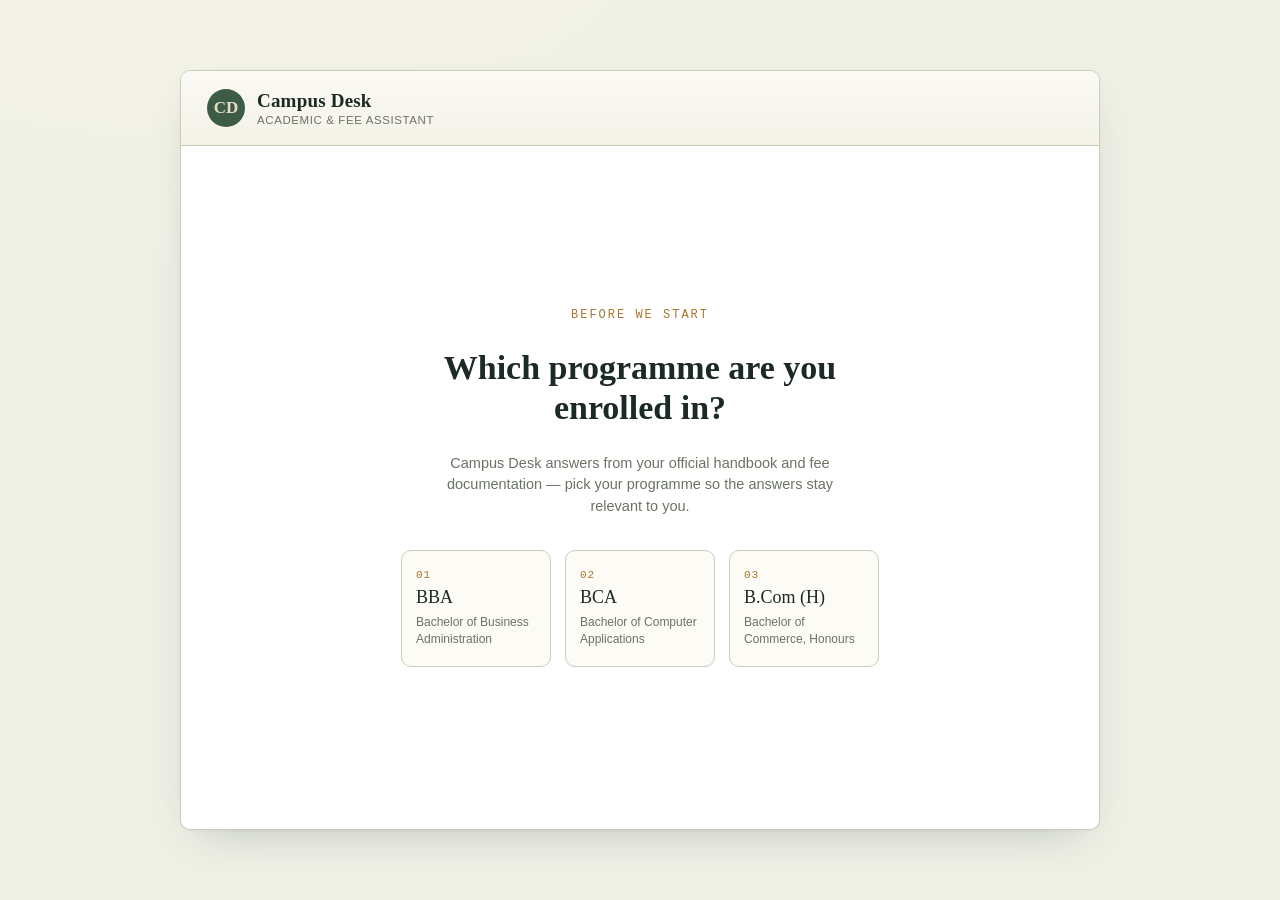
<file: python/College_Assistant/index.html>
<!DOCTYPE html>
<html lang="en">
<head>
<meta charset="UTF-8">
<meta name="viewport" content="width=device-width, initial-scale=1.0">
<title>Campus Desk — College Assistant</title>
<style>
  :root{
    --ink:#1c2a24;
    --paper:#eef0e6;
    --panel:#ffffff;
    --line:#c9cdb8;
    --moss:#3c5c46;
    --moss-dark:#2a4433;
    --brass:#a9762f;
    --brass-soft:#e7dcc4;
    --muted:#6b7365;
    --danger:#a1442f;
    --radius:10px;
    --serif:"Iowan Old Style","Palatino Linotype",Georgia,serif;
    --sans:"Inter","Helvetica Neue",Arial,sans-serif;
    --mono:"IBM Plex Mono","Courier New",monospace;
  }

  *{box-sizing:border-box;}
  html,body{height:100%;}
  body{
    margin:0;
    font-family:var(--sans);
    background:
      radial-gradient(1200px 600px at 15% -10%, #f5f2e4 0%, transparent 60%),
      var(--paper);
    color:var(--ink);
    display:flex;
    align-items:center;
    justify-content:center;
    padding:24px;
  }

  .desk{
    width:100%;
    max-width:920px;
    height:min(88vh, 760px);
    background:var(--panel);
    border:1px solid var(--line);
    border-radius:var(--radius);
    box-shadow:0 1px 2px rgba(28,42,36,0.04), 0 18px 40px -20px rgba(28,42,36,0.25);
    display:flex;
    flex-direction:column;
    overflow:hidden;
    position:relative;
  }

  /* ===== Header: registrar-desk ledger strip ===== */
  .desk-header{
    display:flex;
    align-items:center;
    justify-content:space-between;
    padding:18px 26px;
    border-bottom:1px solid var(--line);
    background:
      linear-gradient(180deg, #fbfaf4, #f4f2e8);
  }
  .brand{
    display:flex;
    align-items:center;
    gap:12px;
  }
  .brand-mark{
    width:38px;height:38px;
    border-radius:50%;
    background:var(--moss);
    display:flex;align-items:center;justify-content:center;
    color:var(--brass-soft);
    font-family:var(--serif);
    font-weight:600;
    font-size:17px;
    flex-shrink:0;
  }
  .brand-text h1{
    font-family:var(--serif);
    font-size:19px;
    font-weight:600;
    margin:0;
    letter-spacing:0.2px;
  }
  .brand-text p{
    margin:2px 0 0;
    font-size:11.5px;
    color:var(--muted);
    letter-spacing:0.6px;
    text-transform:uppercase;
  }

  .program-pill{
    display:flex;
    align-items:center;
    gap:8px;
    font-family:var(--mono);
    font-size:12px;
    color:var(--moss-dark);
    background:var(--brass-soft);
    border:1px solid #d9c79a;
    padding:6px 12px;
    border-radius:999px;
  }
  .program-pill .dot{
    width:6px;height:6px;border-radius:50%;
    background:var(--moss);
  }
  .program-pill select{
    border:none;background:transparent;
    font-family:var(--mono);
    font-size:12px;
    color:var(--moss-dark);
    outline:none;
    cursor:pointer;
  }

  /* ===== Intake screen ===== */
  .intake{
    flex:1;
    display:flex;
    flex-direction:column;
    align-items:center;
    justify-content:center;
    padding:40px;
    text-align:center;
    gap:26px;
  }
  .intake .eyebrow{
    font-family:var(--mono);
    font-size:12px;
    letter-spacing:2px;
    text-transform:uppercase;
    color:var(--brass);
  }
  .intake h2{
    font-family:var(--serif);
    font-size:34px;
    line-height:1.15;
    max-width:480px;
    margin:0;
  }
  .intake p.sub{
    color:var(--muted);
    max-width:420px;
    margin:0;
    font-size:14.5px;
    line-height:1.5;
  }
  .program-grid{
    display:flex;
    gap:14px;
    flex-wrap:wrap;
    justify-content:center;
    margin-top:6px;
  }
  .program-card{
    width:150px;
    padding:18px 14px;
    border:1px solid var(--line);
    border-radius:var(--radius);
    background:#fcfbf6;
    cursor:pointer;
    transition:border-color .15s ease, transform .15s ease, box-shadow .15s ease;
    text-align:left;
  }
  .program-card:hover{
    transform:translateY(-2px);
    border-color:var(--moss);
    box-shadow:0 10px 24px -16px rgba(28,42,36,0.35);
  }
  .program-card .code{
    font-family:var(--mono);
    font-size:11px;
    color:var(--brass);
    letter-spacing:1px;
  }
  .program-card .name{
    font-family:var(--serif);
    font-size:18px;
    margin-top:6px;
  }
  .program-card .desc{
    font-size:12px;
    color:var(--muted);
    margin-top:6px;
    line-height:1.4;
  }

  /* ===== Chat area ===== */
  .chat-wrap{
    flex:1;
    display:none;
    flex-direction:column;
    min-height:0;
  }
  .chat-wrap.active{display:flex;}
  .intake.hidden{display:none;}

  .messages{
    flex:1;
    overflow-y:auto;
    padding:24px 26px;
    display:flex;
    flex-direction:column;
    gap:16px;
  }
  .messages::-webkit-scrollbar{width:8px;}
  .messages::-webkit-scrollbar-thumb{background:var(--line);border-radius:8px;}

  .msg{
    max-width:78%;
    display:flex;
    flex-direction:column;
    gap:4px;
    animation:rise .25s ease;
  }
  @keyframes rise{
    from{opacity:0; transform:translateY(6px);}
    to{opacity:1; transform:translateY(0);}
  }
  .msg.user{align-self:flex-end; align-items:flex-end;}
  .msg.ai{align-self:flex-start; align-items:flex-start;}

  .bubble{
    padding:11px 15px;
    border-radius:12px;
    font-size:14.5px;
    line-height:1.55;
  }
  .msg.user .bubble{
    background:var(--moss);
    color:#f3f1e6;
    border-bottom-right-radius:3px;
  }
  .msg.ai .bubble{
    background:#f4f2e8;
    border:1px solid var(--line);
    color:var(--ink);
    border-bottom-left-radius:3px;
  }
  .msg.ai .bubble ul{margin:6px 0; padding-left:18px;}
  .msg.ai .bubble li{margin-bottom:4px;}

  .msg-meta{
    font-family:var(--mono);
    font-size:10px;
    color:var(--muted);
    letter-spacing:0.4px;
    text-transform:uppercase;
    padding:0 4px;
  }

  .tag{
    display:inline-block;
    font-family:var(--mono);
    font-size:9.5px;
    letter-spacing:0.6px;
    text-transform:uppercase;
    padding:2px 7px;
    border-radius:999px;
    margin-bottom:5px;
  }
  .tag.academic{background:#e4ede3; color:var(--moss-dark); border:1px solid #c8dcc6;}
  .tag.fee{background:var(--brass-soft); color:#7a5620; border:1px solid #d9c79a;}
  .tag.general{background:#eee; color:var(--muted); border:1px solid var(--line);}

  .typing{
    display:flex;
    gap:4px;
    padding:13px 15px;
    background:#f4f2e8;
    border:1px solid var(--line);
    border-radius:12px;
    border-bottom-left-radius:3px;
    width:fit-content;
  }
  .typing span{
    width:6px;height:6px;border-radius:50%;
    background:var(--muted);
    animation:bounce 1.2s infinite ease-in-out;
  }
  .typing span:nth-child(2){animation-delay:.15s;}
  .typing span:nth-child(3){animation-delay:.3s;}
  @keyframes bounce{
    0%,60%,100%{transform:translateY(0); opacity:.5;}
    30%{transform:translateY(-4px); opacity:1;}
  }

  /* ===== Composer ===== */
  .composer{
    border-top:1px solid var(--line);
    padding:16px 20px;
    background:#fbfaf4;
    display:flex;
    gap:10px;
    align-items:flex-end;
  }
  .composer textarea{
    flex:1;
    resize:none;
    border:1px solid var(--line);
    border-radius:8px;
    padding:11px 13px;
    font-family:var(--sans);
    font-size:14px;
    line-height:1.4;
    max-height:120px;
    background:#fff;
    color:var(--ink);
    outline:none;
    transition:border-color .15s ease;
  }
  .composer textarea:focus{border-color:var(--moss);}
  .composer textarea::placeholder{color:#9aa192;}

  .send-btn{
    width:42px;height:42px;
    border-radius:8px;
    border:none;
    background:var(--moss);
    color:#f3f1e6;
    cursor:pointer;
    display:flex;align-items:center;justify-content:center;
    flex-shrink:0;
    transition:background .15s ease, transform .1s ease;
  }
  .send-btn:hover{background:var(--moss-dark);}
  .send-btn:active{transform:scale(0.94);}
  .send-btn:disabled{background:#c9cdb8; cursor:not-allowed;}

  .composer-foot{
    font-family:var(--mono);
    font-size:10px;
    color:var(--muted);
    text-align:center;
    padding:8px 0 4px;
    letter-spacing:0.3px;
  }

  .switch-link{
    background:none;border:none;
    font-family:var(--mono);
    font-size:11px;
    color:var(--muted);
    text-decoration:underline;
    cursor:pointer;
    padding:0;
  }
  .switch-link:hover{color:var(--moss);}

  @media (max-width: 620px){
    .desk{height:100vh; border-radius:0; max-width:100%;}
    body{padding:0;}
    .program-grid{gap:10px;}
    .program-card{width:130px;}
    .intake h2{font-size:26px;}
  }
</style>
</head>
<body>

<div class="desk">

  <div class="desk-header">
    <div class="brand">
      <div class="brand-mark">CD</div>
      <div class="brand-text">
        <h1>Campus Desk</h1>
        <p>Academic &amp; Fee Assistant</p>
      </div>
    </div>
    <div class="program-pill" id="programPill" style="display:none;">
      <span class="dot"></span>
      <span id="programLabel">—</span>
      <button class="switch-link" onclick="resetProgram()" style="margin-left:6px;">change</button>
    </div>
  </div>

  <!-- INTAKE -->
  <div class="intake" id="intake">
    <div class="eyebrow">Before we start</div>
    <h2>Which programme are you enrolled in?</h2>
    <p class="sub">Campus Desk answers from your official handbook and fee documentation — pick your programme so the answers stay relevant to you.</p>
    <div class="program-grid">
      <div class="program-card" onclick="selectProgram('BBA')">
        <div class="code">01</div>
        <div class="name">BBA</div>
        <div class="desc">Bachelor of Business Administration</div>
      </div>
      <div class="program-card" onclick="selectProgram('BCA')">
        <div class="code">02</div>
        <div class="name">BCA</div>
        <div class="desc">Bachelor of Computer Applications</div>
      </div>
      <div class="program-card" onclick="selectProgram('B.COM (h)')">
        <div class="code">03</div>
        <div class="name">B.Com (H)</div>
        <div class="desc">Bachelor of Commerce, Honours</div>
      </div>
    </div>
  </div>

  <!-- CHAT -->
  <div class="chat-wrap" id="chatWrap">
    <div class="messages" id="messages"></div>
    <div class="composer">
      <textarea id="input" placeholder="Ask about attendance, fees, exams…" rows="1"></textarea>
      <button class="send-btn" id="sendBtn" onclick="sendMessage()">
        <svg width="18" height="18" viewBox="0 0 24 24" fill="none">
          <path d="M4 12L20 4L14 20L11 13L4 12Z" stroke="currentColor" stroke-width="1.8" stroke-linejoin="round" stroke-linecap="round"/>
        </svg>
      </button>
    </div>
    <div class="composer-foot">Answers are generated from official handbook &amp; fee documents</div>
  </div>

</div>

<script>
  // ============================================
  // CONFIG — point this to your backend endpoint
  // Your Python backend (Flask/FastAPI) should wrap
  // the LangGraph `app.invoke(...)` call and expose:
  //   POST /chat  { program, message }  -> { reply, query_type }
  // ============================================
  const API_URL = "/chat";

  let currentProgram = null;
  let history = [];

  function selectProgram(program){
    currentProgram = program;
    document.getElementById('intake').classList.add('hidden');
    document.getElementById('chatWrap').classList.add('active');
    document.getElementById('programPill').style.display = 'flex';
    document.getElementById('programLabel').textContent = program;

    addMessage('ai', `Welcome! I'm your Campus Desk assistant for the <b>${program}</b> programme. Ask me anything about attendance, exams, fees, or academic policies.`, null);
    document.getElementById('input').focus();
  }

  function resetProgram(){
    currentProgram = null;
    history = [];
    document.getElementById('messages').innerHTML = '';
    document.getElementById('chatWrap').classList.remove('active');
    document.getElementById('intake').classList.remove('hidden');
    document.getElementById('programPill').style.display = 'none';
  }

  function escapeHtml(str){
    const d = document.createElement('div');
    d.textContent = str;
    return d.innerHTML;
  }

  function formatBody(text){
    // simple markdown-ish bullet support
    let escaped = escapeHtml(text);
    escaped = escaped.replace(/\n- (.*)/g, '\n<li>$1</li>');
    if(escaped.includes('<li>')){
      escaped = escaped.replace(/(<li>.*<\/li>)/s, '<ul>$1</ul>');
    }
    escaped = escaped.replace(/\n/g, '<br>');
    return escaped;
  }

  function addMessage(role, text, tag){
    const messages = document.getElementById('messages');
    const wrap = document.createElement('div');
    wrap.className = 'msg ' + (role === 'user' ? 'user' : 'ai');

    const bubble = document.createElement('div');
    bubble.className = 'bubble';

    let inner = '';
    if(tag){
      inner += `<span class="tag ${tag}">${tag}</span><br>`;
    }
    inner += role === 'user' ? escapeHtml(text) : formatBody(text);
    bubble.innerHTML = inner;

    const meta = document.createElement('div');
    meta.className = 'msg-meta';
    meta.textContent = role === 'user' ? 'You' : 'Campus Desk';

    if(role === 'user'){
      wrap.appendChild(meta);
      wrap.appendChild(bubble);
    } else {
      wrap.appendChild(bubble);
      wrap.appendChild(meta);
    }

    messages.appendChild(wrap);
    messages.scrollTop = messages.scrollHeight;
  }

  function showTyping(){
    const messages = document.getElementById('messages');
    const wrap = document.createElement('div');
    wrap.className = 'msg ai';
    wrap.id = 'typingIndicator';
    wrap.innerHTML = `<div class="typing"><span></span><span></span><span></span></div>`;
    messages.appendChild(wrap);
    messages.scrollTop = messages.scrollHeight;
  }

  function hideTyping(){
    const el = document.getElementById('typingIndicator');
    if(el) el.remove();
  }

  async function sendMessage(){
    const input = document.getElementById('input');
    const text = input.value.trim();
    if(!text || !currentProgram) return;

    addMessage('user', text, null);
    input.value = '';
    input.style.height = 'auto';
    document.getElementById('sendBtn').disabled = true;
    showTyping();

    try{
      const res = await fetch(API_URL, {
        method: 'POST',
        headers: { 'Content-Type': 'application/json' },
        body: JSON.stringify({
          program: currentProgram,
          message: text,
          history: history
        })
      });

      if(!res.ok) throw new Error('Request failed: ' + res.status);
      const data = await res.json();

      hideTyping();
      addMessage('ai', data.reply || "I couldn't find this information in the official college documentation.", data.query_type || null);

      history.push({ role: 'user', content: text });
      history.push({ role: 'ai', content: data.reply || '' });

    }catch(err){
      hideTyping();
      addMessage('ai', "Something went wrong reaching the assistant backend. Please check that the server is running and try again.", null);
      console.error(err);
    }finally{
      document.getElementById('sendBtn').disabled = false;
      input.focus();
    }
  }

  // Enter to send, Shift+Enter for newline
  const inputEl = document.getElementById('input');
  inputEl.addEventListener('keydown', (e) => {
    if(e.key === 'Enter' && !e.shiftKey){
      e.preventDefault();
      sendMessage();
    }
  });
  inputEl.addEventListener('input', function(){
    this.style.height = 'auto';
    this.style.height = Math.min(this.scrollHeight, 120) + 'px';
  });
</script>

</body>
</html>
</file>
